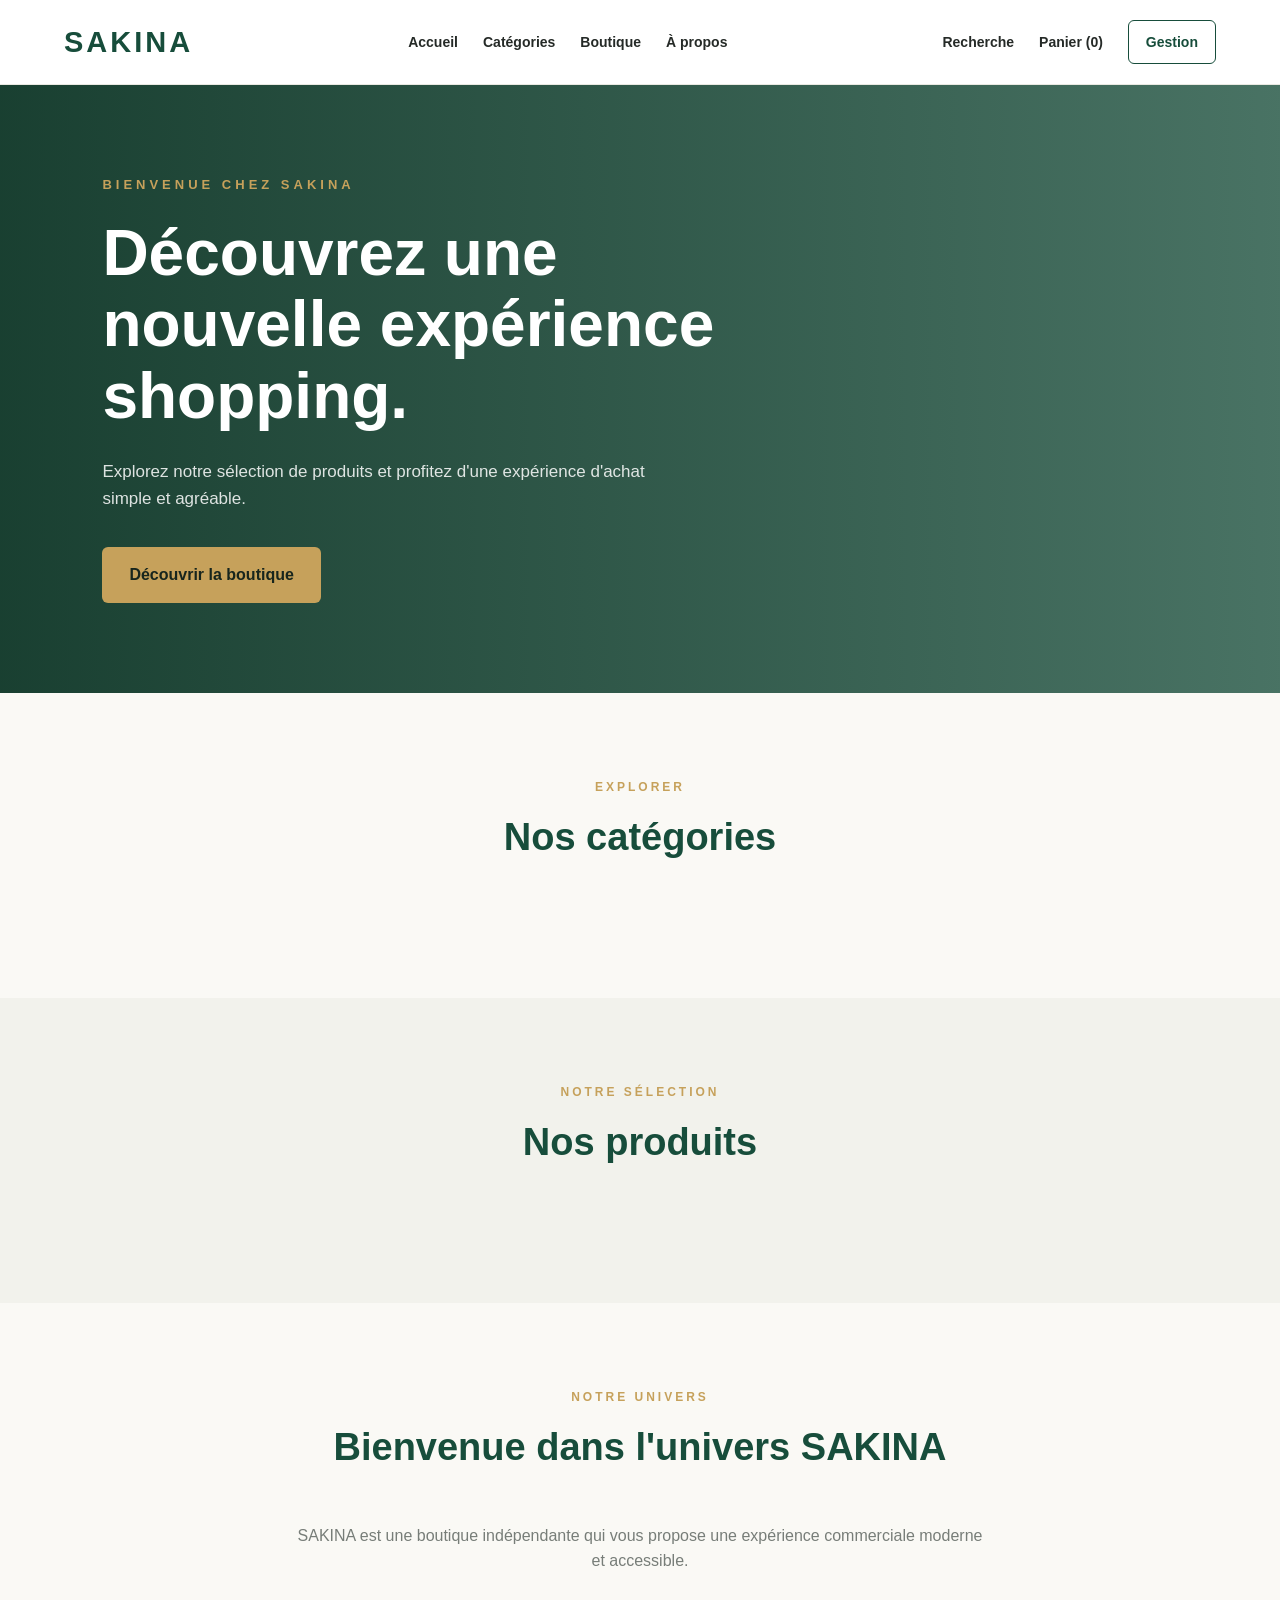
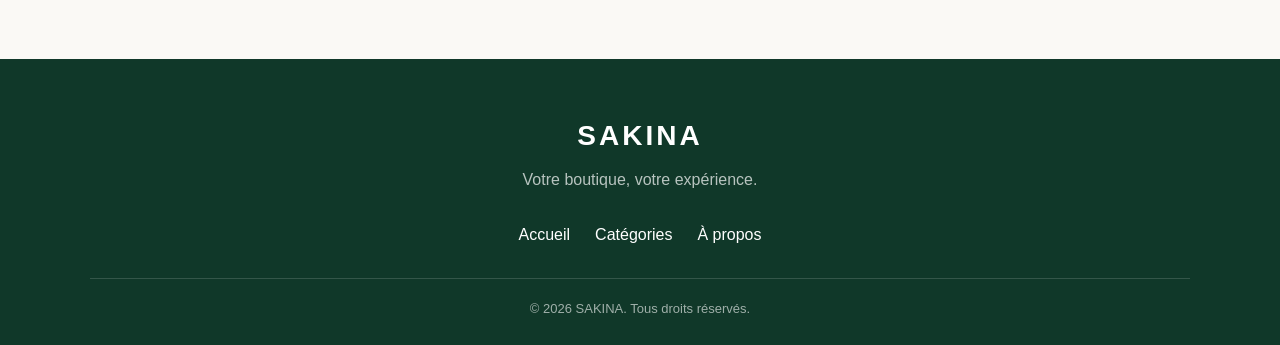
<file: index.html>
<!DOCTYPE html>
<html lang="fr">
<head>
    <meta charset="UTF-8">
    <meta name="viewport" content="width=device-width, initial-scale=1.0">
    <meta name="description" content="Bienvenue chez SAKINA, votre boutique en ligne.">
    <title>SAKINA | Boutique officielle</title>
    <link rel="stylesheet" href="css/style.css">
</head>

<body>

    <header class="site-header">
        <div class="logo">
            <a href="index.html">SAKINA</a>
        </div>

        <nav class="main-nav">
            <a href="#accueil">Accueil</a>
            <a href="#categories">Catégories</a>
            <a href="#produits">Boutique</a>
            <a href="#apropos">À propos</a>
        </nav>

        <div class="header-actions">
            <a href="#recherche">Recherche</a>
            <a href="#panier">Panier (0)</a>
            <a href="login.html">Gestion</a>
        </div>
    </header>

    <main>

        <section class="hero" id="accueil">
            <div class="hero-content">
                <p class="eyebrow">BIENVENUE CHEZ SAKINA</p>

                <h1>Découvrez une nouvelle expérience shopping.</h1>

                <p>
                    Explorez notre sélection de produits et profitez
                    d'une expérience d'achat simple et agréable.
                </p>

                <a href="#produits" class="btn-primary">
                    Découvrir la boutique
                </a>
            </div>
        </section>

        <section class="categories" id="categories">
            <div class="section-heading">
                <p>EXPLORER</p>
                <h2>Nos catégories</h2>
            </div>

            <div class="category-list" id="category-list">
                <!-- Les catégories seront ajoutées dynamiquement. -->
            </div>
        </section>

        <section class="products" id="produits">
            <div class="section-heading">
                <p>NOTRE SÉLECTION</p>
                <h2>Nos produits</h2>
            </div>

            <div class="product-grid" id="product-grid">
                <!-- Les produits seront ajoutés dynamiquement. -->
            </div>
        </section>

        <section class="about" id="apropos">
            <div class="section-heading">
                <p>NOTRE UNIVERS</p>
                <h2>Bienvenue dans l'univers SAKINA</h2>
            </div>

            <p>
                SAKINA est une boutique indépendante qui vous propose
                une expérience commerciale moderne et accessible.
            </p>
        </section>

    </main>

    <footer class="site-footer">
        <div class="footer-brand">
            <h2>SAKINA</h2>
            <p>Votre boutique, votre expérience.</p>
        </div>

        <div class="footer-links">
            <a href="#accueil">Accueil</a>
            <a href="#categories">Catégories</a>
            <a href="#apropos">À propos</a>
        </div>

        <p class="copyright">
            © 2026 SAKINA. Tous droits réservés.
        </p>
    </footer>

</body>
</html>
</file>
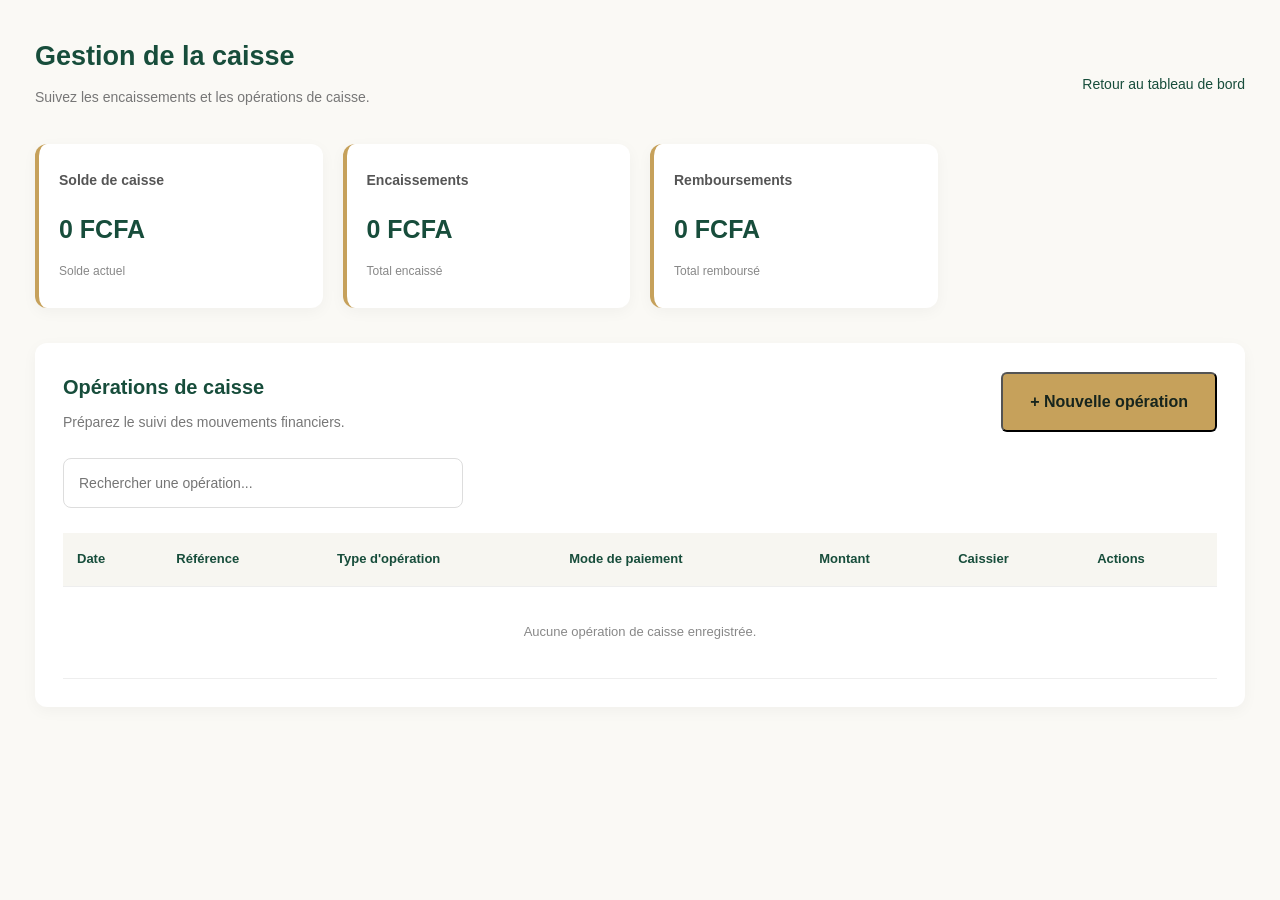
<file: pages/caisse/index.html>
<!DOCTYPE html>
<html lang="fr">
<head>
    <meta charset="UTF-8">
    <meta name="viewport" content="width=device-width, initial-scale=1.0">
    <meta name="description" content="Gestion de la caisse SAKINA">
    <title>Gestion de la caisse | SAKINA</title>
    <link rel="stylesheet" href="../../css/style.css">
</head>

<body>

    <main class="dashboard-main">

        <header class="dashboard-header">
            <div>
                <h2>Gestion de la caisse</h2>
                <p>Suivez les encaissements et les opérations de caisse.</p>
            </div>

            <a href="../../dashboard.html" class="back-home">
                Retour au tableau de bord
            </a>
        </header>

        <section class="dashboard-stats">

            <article class="stat-card">
                <h3>Solde de caisse</h3>
                <p class="stat-value">0 FCFA</p>
                <span>Solde actuel</span>
            </article>

            <article class="stat-card">
                <h3>Encaissements</h3>
                <p class="stat-value">0 FCFA</p>
                <span>Total encaissé</span>
            </article>

            <article class="stat-card">
                <h3>Remboursements</h3>
                <p class="stat-value">0 FCFA</p>
                <span>Total remboursé</span>
            </article>

        </section>

        <section class="dashboard-section">

            <div class="products-page-header">
                <div>
                    <h2>Opérations de caisse</h2>
                    <p>Préparez le suivi des mouvements financiers.</p>
                </div>

                <button type="button" class="btn-primary">
                    + Nouvelle opération
                </button>
            </div>

            <div class="products-search">
                <input
                    type="search"
                    id="cash-search"
                    placeholder="Rechercher une opération..."
                >
            </div>

            <div class="products-table-container">

                <table class="products-table">
                    <thead>
                        <tr>
                            <th>Date</th>
                            <th>Référence</th>
                            <th>Type d'opération</th>
                            <th>Mode de paiement</th>
                            <th>Montant</th>
                            <th>Caissier</th>
                            <th>Actions</th>
                        </tr>
                    </thead>

                    <tbody id="cash-list">
                        <tr>
                            <td colspan="7">
                                Aucune opération de caisse enregistrée.
                            </td>
                        </tr>
                    </tbody>
                </table>

            </div>

        </section>

    </main>

</body>
</html>
</file>
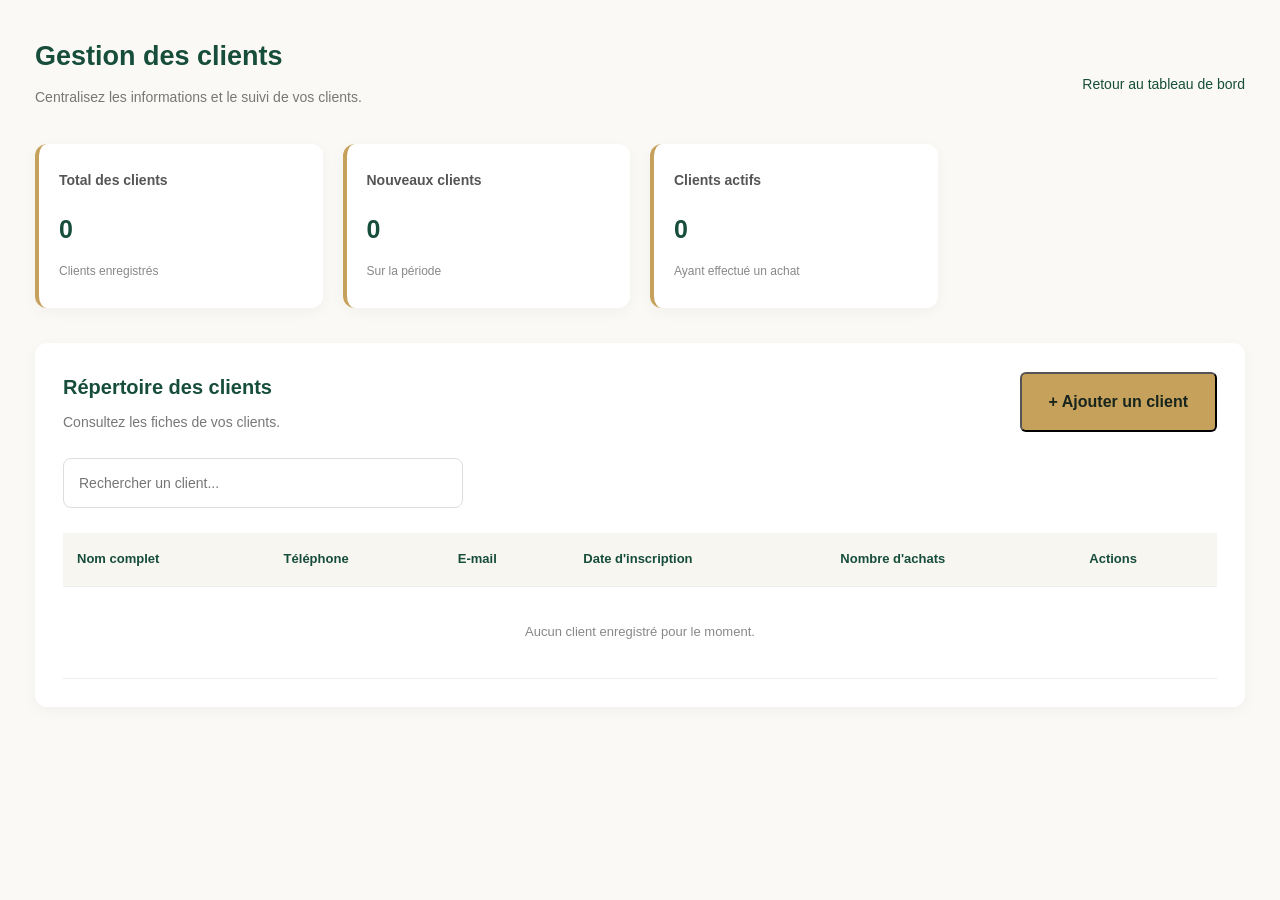
<file: pages/clients/index.html>
<!DOCTYPE html>
<html lang="fr">
<head>
    <meta charset="UTF-8">
    <meta name="viewport" content="width=device-width, initial-scale=1.0">
    <meta name="description" content="Gestion des clients SAKINA">
    <title>Gestion des clients | SAKINA</title>
    <link rel="stylesheet" href="../../css/style.css">
</head>

<body>

    <main class="dashboard-main">

        <header class="dashboard-header">
            <div>
                <h2>Gestion des clients</h2>
                <p>Centralisez les informations et le suivi de vos clients.</p>
            </div>

            <a href="../../dashboard.html" class="back-home">
                Retour au tableau de bord
            </a>
        </header>

        <section class="dashboard-stats">

            <article class="stat-card">
                <h3>Total des clients</h3>
                <p class="stat-value">0</p>
                <span>Clients enregistrés</span>
            </article>

            <article class="stat-card">
                <h3>Nouveaux clients</h3>
                <p class="stat-value">0</p>
                <span>Sur la période</span>
            </article>

            <article class="stat-card">
                <h3>Clients actifs</h3>
                <p class="stat-value">0</p>
                <span>Ayant effectué un achat</span>
            </article>

        </section>

        <section class="dashboard-section">

            <div class="products-page-header">
                <div>
                    <h2>Répertoire des clients</h2>
                    <p>Consultez les fiches de vos clients.</p>
                </div>

                <button type="button" class="btn-primary">
                    + Ajouter un client
                </button>
            </div>

            <div class="products-search">
                <input
                    type="search"
                    id="client-search"
                    placeholder="Rechercher un client..."
                >
            </div>

            <div class="products-table-container">

                <table class="products-table">
                    <thead>
                        <tr>
                            <th>Nom complet</th>
                            <th>Téléphone</th>
                            <th>E-mail</th>
                            <th>Date d'inscription</th>
                            <th>Nombre d'achats</th>
                            <th>Actions</th>
                        </tr>
                    </thead>

                    <tbody id="clients-list">
                        <tr>
                            <td colspan="6">
                                Aucun client enregistré pour le moment.
                            </td>
                        </tr>
                    </tbody>
                </table>

            </div>

        </section>

    </main>

</body>
</html>
</file>
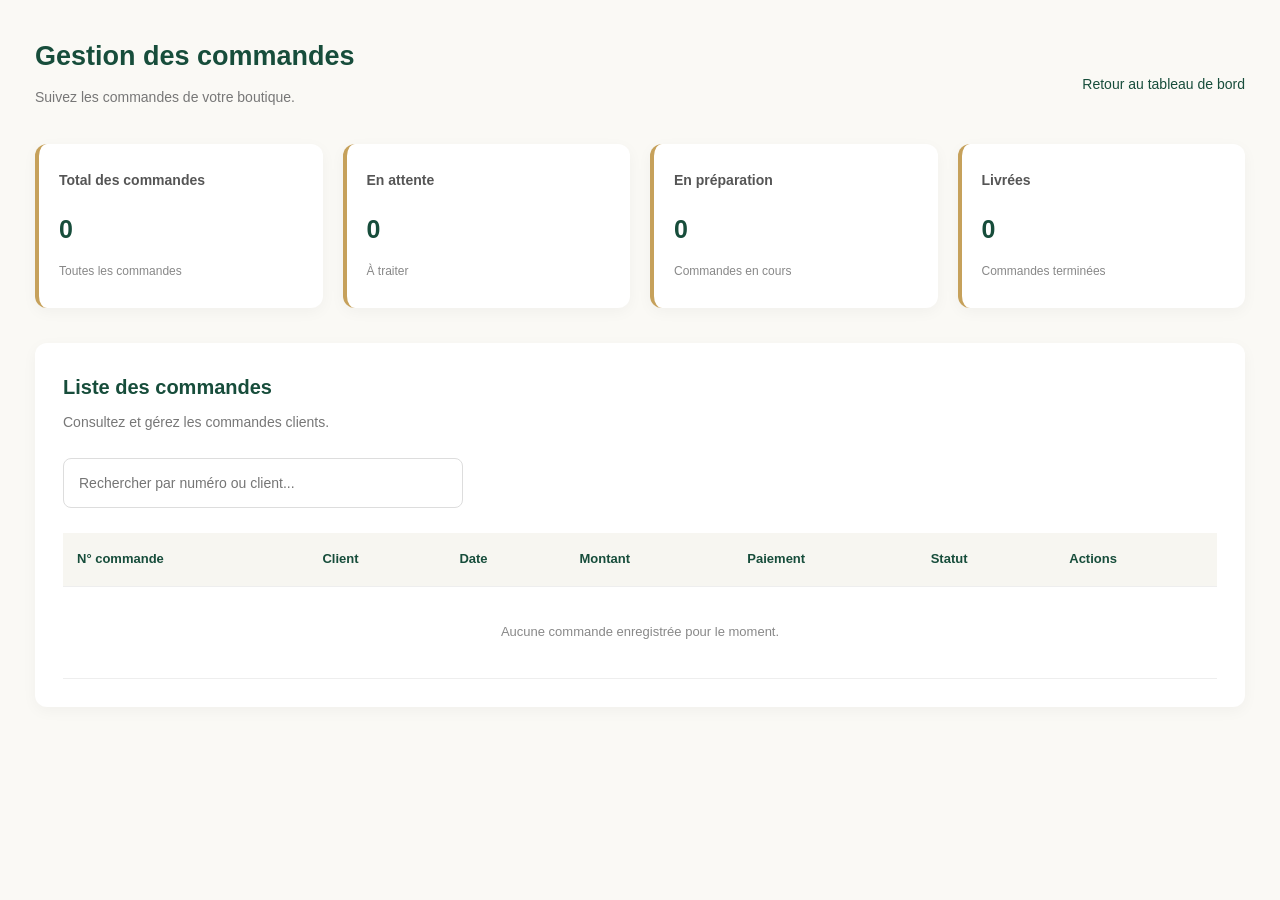
<file: pages/commandes/index.html>
<!DOCTYPE html>
<html lang="fr">
<head>
    <meta charset="UTF-8">
    <meta name="viewport" content="width=device-width, initial-scale=1.0">
    <meta name="description" content="Gestion des commandes SAKINA">
    <title>Gestion des commandes | SAKINA</title>
    <link rel="stylesheet" href="../../css/style.css">
</head>

<body>

    <main class="dashboard-main">

        <header class="dashboard-header">
            <div>
                <h2>Gestion des commandes</h2>
                <p>Suivez les commandes de votre boutique.</p>
            </div>

            <a href="../../dashboard.html" class="back-home">
                Retour au tableau de bord
            </a>
        </header>

        <section class="dashboard-stats">

            <article class="stat-card">
                <h3>Total des commandes</h3>
                <p class="stat-value">0</p>
                <span>Toutes les commandes</span>
            </article>

            <article class="stat-card">
                <h3>En attente</h3>
                <p class="stat-value">0</p>
                <span>À traiter</span>
            </article>

            <article class="stat-card">
                <h3>En préparation</h3>
                <p class="stat-value">0</p>
                <span>Commandes en cours</span>
            </article>

            <article class="stat-card">
                <h3>Livrées</h3>
                <p class="stat-value">0</p>
                <span>Commandes terminées</span>
            </article>

        </section>

        <section class="dashboard-section">

            <div class="products-page-header">
                <div>
                    <h2>Liste des commandes</h2>
                    <p>Consultez et gérez les commandes clients.</p>
                </div>
            </div>

            <div class="products-search">
                <input
                    type="search"
                    id="order-search"
                    placeholder="Rechercher par numéro ou client..."
                >
            </div>

            <div class="products-table-container">

                <table class="products-table">
                    <thead>
                        <tr>
                            <th>N° commande</th>
                            <th>Client</th>
                            <th>Date</th>
                            <th>Montant</th>
                            <th>Paiement</th>
                            <th>Statut</th>
                            <th>Actions</th>
                        </tr>
                    </thead>

                    <tbody id="orders-list">
                        <tr>
                            <td colspan="7">
                                Aucune commande enregistrée pour le moment.
                            </td>
                        </tr>
                    </tbody>
                </table>

            </div>

        </section>

    </main>

</body>
</html>
</file>
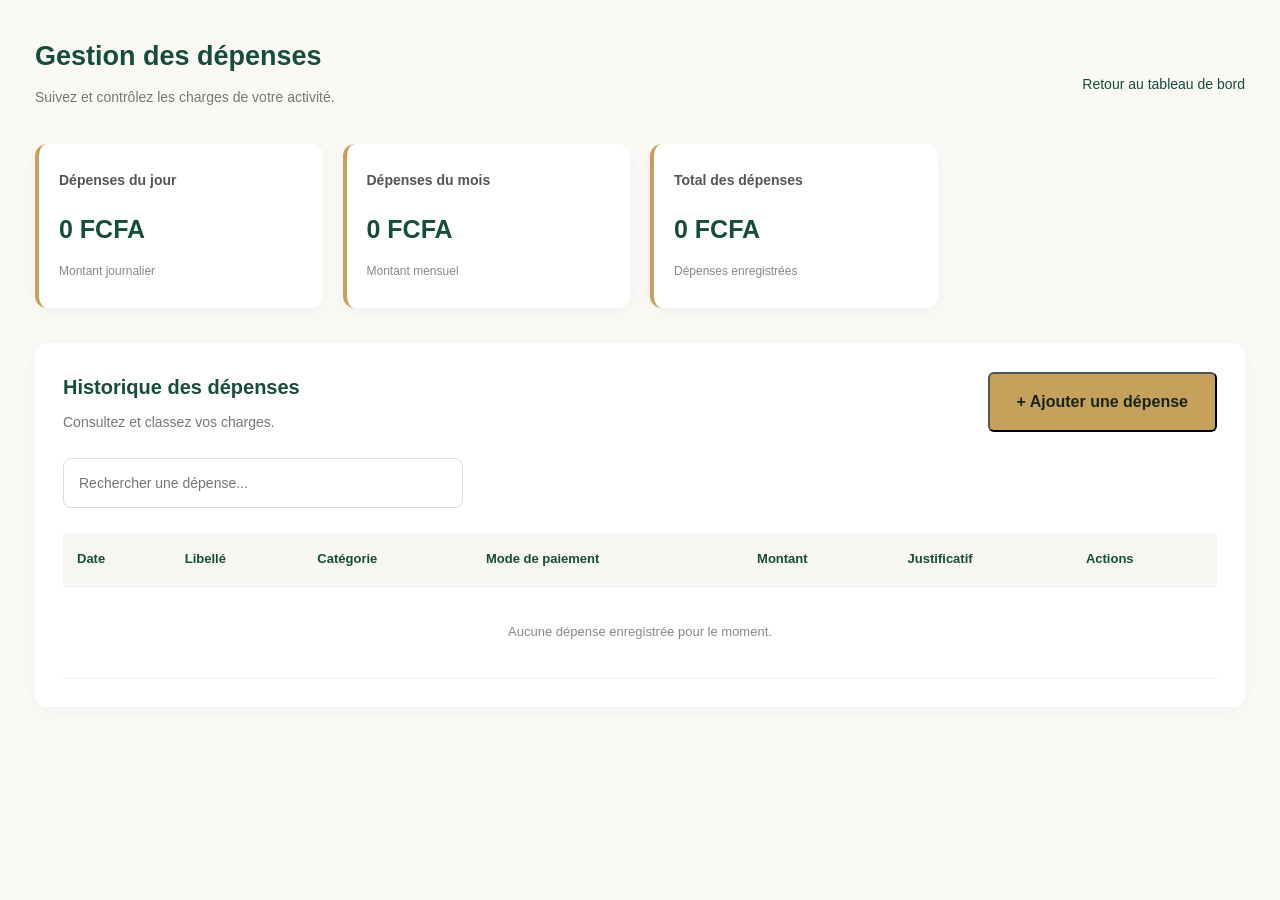
<file: pages/depenses/index.html>
<!DOCTYPE html>
<html lang="fr">
<head>
    <meta charset="UTF-8">
    <meta name="viewport" content="width=device-width, initial-scale=1.0">
    <meta name="description" content="Gestion des dépenses SAKINA">
    <title>Gestion des dépenses | SAKINA</title>
    <link rel="stylesheet" href="../../css/style.css">
</head>

<body>

    <main class="dashboard-main">

        <header class="dashboard-header">
            <div>
                <h2>Gestion des dépenses</h2>
                <p>Suivez et contrôlez les charges de votre activité.</p>
            </div>

            <a href="../../dashboard.html" class="back-home">
                Retour au tableau de bord
            </a>
        </header>

        <section class="dashboard-stats">

            <article class="stat-card">
                <h3>Dépenses du jour</h3>
                <p class="stat-value">0 FCFA</p>
                <span>Montant journalier</span>
            </article>

            <article class="stat-card">
                <h3>Dépenses du mois</h3>
                <p class="stat-value">0 FCFA</p>
                <span>Montant mensuel</span>
            </article>

            <article class="stat-card">
                <h3>Total des dépenses</h3>
                <p class="stat-value">0 FCFA</p>
                <span>Dépenses enregistrées</span>
            </article>

        </section>

        <section class="dashboard-section">

            <div class="products-page-header">
                <div>
                    <h2>Historique des dépenses</h2>
                    <p>Consultez et classez vos charges.</p>
                </div>

                <button type="button" class="btn-primary">
                    + Ajouter une dépense
                </button>
            </div>

            <div class="products-search">
                <input
                    type="search"
                    id="expense-search"
                    placeholder="Rechercher une dépense..."
                >
            </div>

            <div class="products-table-container">

                <table class="products-table">
                    <thead>
                        <tr>
                            <th>Date</th>
                            <th>Libellé</th>
                            <th>Catégorie</th>
                            <th>Mode de paiement</th>
                            <th>Montant</th>
                            <th>Justificatif</th>
                            <th>Actions</th>
                        </tr>
                    </thead>

                    <tbody id="expenses-list">
                        <tr>
                            <td colspan="7">
                                Aucune dépense enregistrée pour le moment.
                            </td>
                        </tr>
                    </tbody>
                </table>

            </div>

        </section>

    </main>

</body>
</html>
</file>
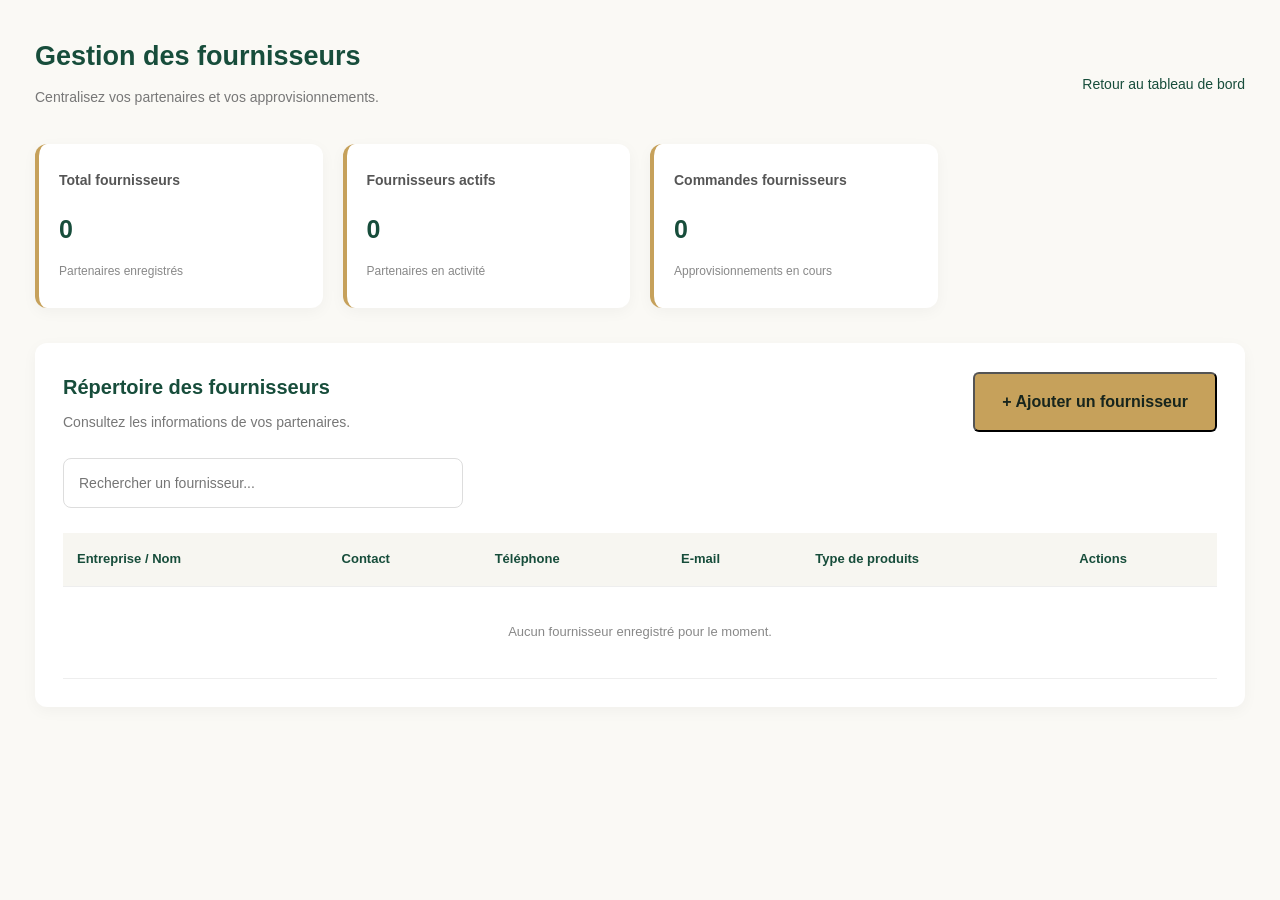
<file: pages/fournisseurs/index.html>
<!DOCTYPE html>
<html lang="fr">
<head>
    <meta charset="UTF-8">
    <meta name="viewport" content="width=device-width, initial-scale=1.0">
    <meta name="description" content="Gestion des fournisseurs SAKINA">
    <title>Gestion des fournisseurs | SAKINA</title>
    <link rel="stylesheet" href="../../css/style.css">
</head>

<body>

    <main class="dashboard-main">

        <header class="dashboard-header">
            <div>
                <h2>Gestion des fournisseurs</h2>
                <p>Centralisez vos partenaires et vos approvisionnements.</p>
            </div>

            <a href="../../dashboard.html" class="back-home">
                Retour au tableau de bord
            </a>
        </header>

        <section class="dashboard-stats">

            <article class="stat-card">
                <h3>Total fournisseurs</h3>
                <p class="stat-value">0</p>
                <span>Partenaires enregistrés</span>
            </article>

            <article class="stat-card">
                <h3>Fournisseurs actifs</h3>
                <p class="stat-value">0</p>
                <span>Partenaires en activité</span>
            </article>

            <article class="stat-card">
                <h3>Commandes fournisseurs</h3>
                <p class="stat-value">0</p>
                <span>Approvisionnements en cours</span>
            </article>

        </section>

        <section class="dashboard-section">

            <div class="products-page-header">
                <div>
                    <h2>Répertoire des fournisseurs</h2>
                    <p>Consultez les informations de vos partenaires.</p>
                </div>

                <button type="button" class="btn-primary">
                    + Ajouter un fournisseur
                </button>
            </div>

            <div class="products-search">
                <input
                    type="search"
                    id="supplier-search"
                    placeholder="Rechercher un fournisseur..."
                >
            </div>

            <div class="products-table-container">

                <table class="products-table">
                    <thead>
                        <tr>
                            <th>Entreprise / Nom</th>
                            <th>Contact</th>
                            <th>Téléphone</th>
                            <th>E-mail</th>
                            <th>Type de produits</th>
                            <th>Actions</th>
                        </tr>
                    </thead>

                    <tbody id="suppliers-list">
                        <tr>
                            <td colspan="6">
                                Aucun fournisseur enregistré pour le moment.
                            </td>
                        </tr>
                    </tbody>
                </table>

            </div>

        </section>

    </main>

</body>
</html>
</file>
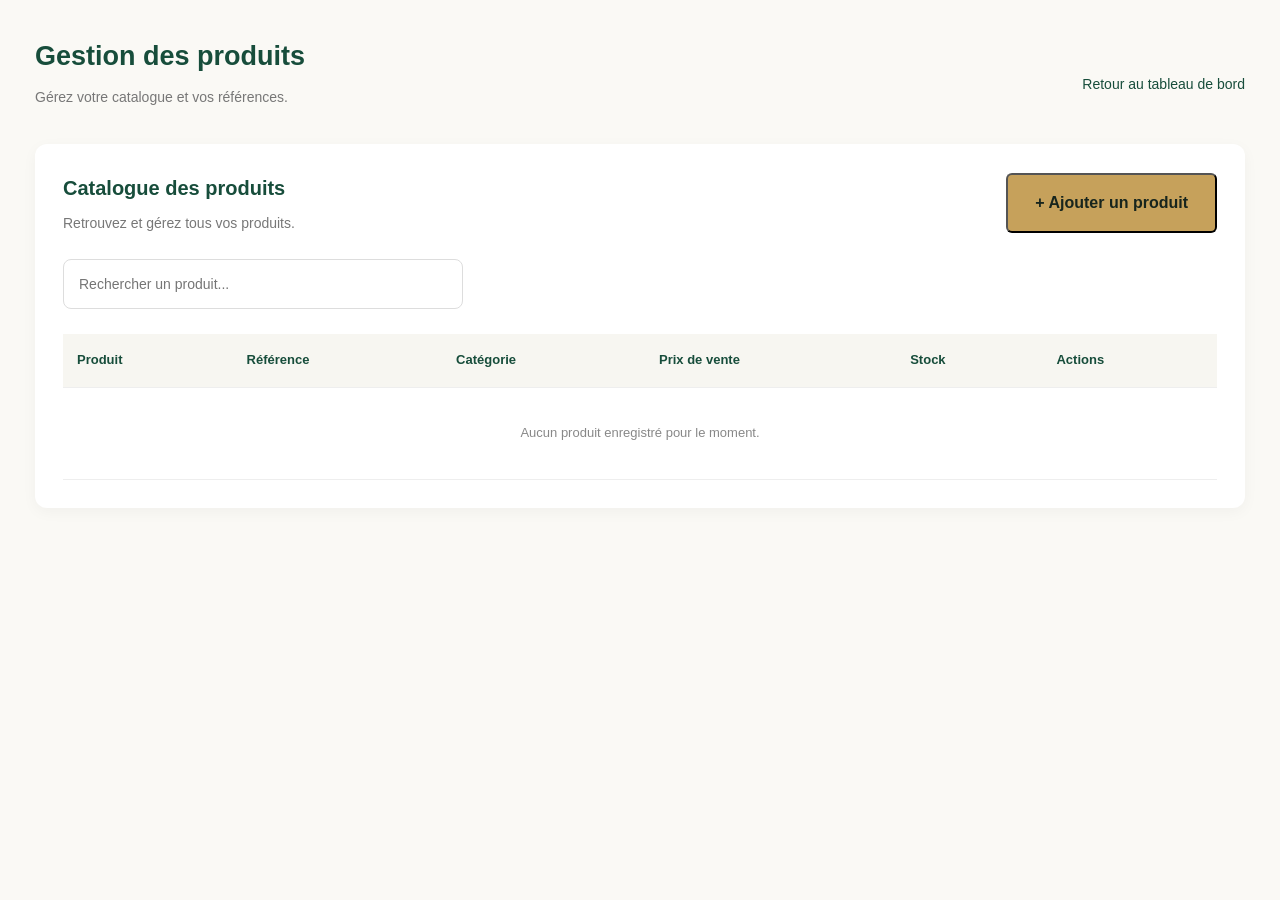
<file: pages/produits/index.html>
<!DOCTYPE html>
<html lang="fr">
<head>
    <meta charset="UTF-8">
    <meta name="viewport" content="width=device-width, initial-scale=1.0">
    <meta name="description" content="Gestion des produits SAKINA">
    <title>Gestion des produits | SAKINA</title>

    <link rel="stylesheet" href="../../css/style.css">
</head>

<body>

    <main class="dashboard-main">

        <header class="dashboard-header">
            <div>
                <h2>Gestion des produits</h2>
                <p>Gérez votre catalogue et vos références.</p>
            </div>

            <a href="../../dashboard.html" class="back-home">
                Retour au tableau de bord
            </a>
        </header>

        <section class="dashboard-section">

            <div class="products-page-header">
                <div>
                    <h2>Catalogue des produits</h2>
                    <p>Retrouvez et gérez tous vos produits.</p>
                </div>

                <button type="button" class="btn-primary">
                    + Ajouter un produit
                </button>
            </div>

            <div class="products-search">
                <input
                    type="search"
                    id="product-search"
                    placeholder="Rechercher un produit..."
                >
            </div>

            <div class="products-table-container">

                <table class="products-table">
                    <thead>
                        <tr>
                            <th>Produit</th>
                            <th>Référence</th>
                            <th>Catégorie</th>
                            <th>Prix de vente</th>
                            <th>Stock</th>
                            <th>Actions</th>
                        </tr>
                    </thead>

                    <tbody id="products-list">
                        <tr>
                            <td colspan="6">
                                Aucun produit enregistré pour le moment.
                            </td>
                        </tr>
                    </tbody>

                </table>

            </div>

        </section>

    </main>

</body>
</html>
</file>
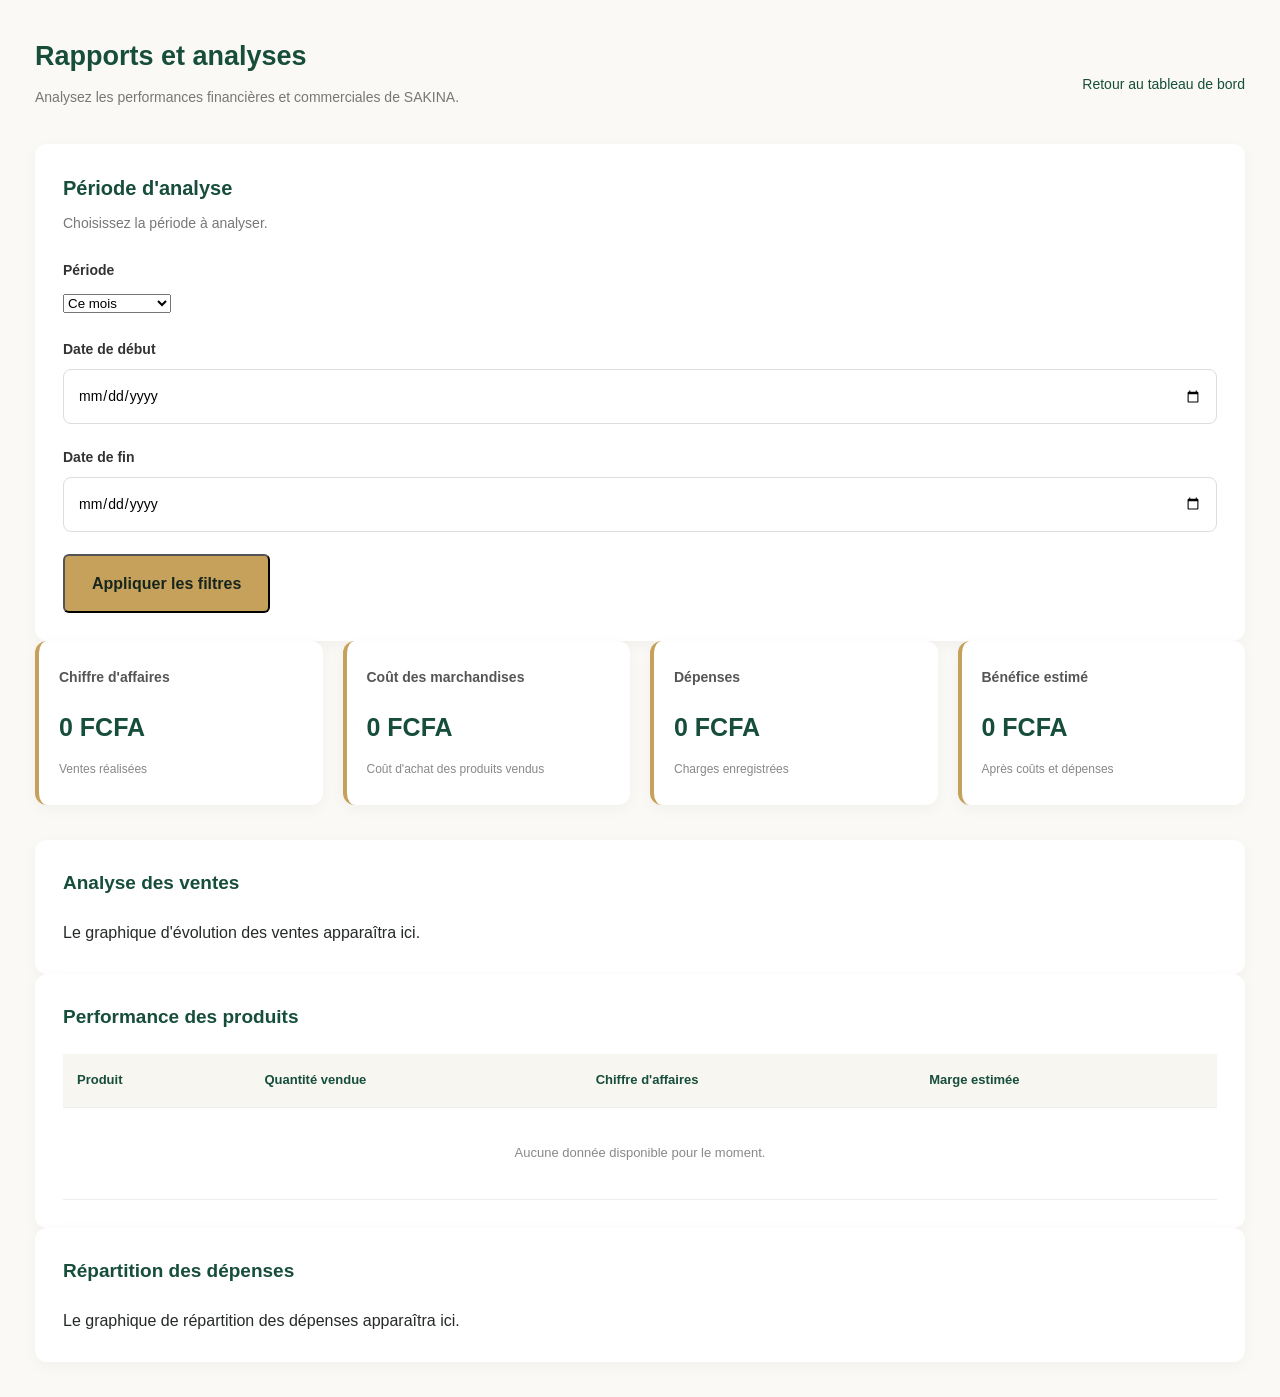
<file: pages/rapports/index.html>
<!DOCTYPE html>
<html lang="fr">
<head>
    <meta charset="UTF-8">
    <meta name="viewport" content="width=device-width, initial-scale=1.0">
    <meta name="description" content="Rapports et analyses de SAKINA">
    <title>Rapports et analyses | SAKINA</title>
    <link rel="stylesheet" href="../../css/style.css">
</head>

<body>

    <main class="dashboard-main">

        <header class="dashboard-header">
            <div>
                <h2>Rapports et analyses</h2>
                <p>Analysez les performances financières et commerciales de SAKINA.</p>
            </div>

            <a href="../../dashboard.html" class="back-home">
                Retour au tableau de bord
            </a>
        </header>

        <!-- FILTRES DES RAPPORTS -->

        <section class="dashboard-section">

            <div class="products-page-header">
                <div>
                    <h2>Période d'analyse</h2>
                    <p>Choisissez la période à analyser.</p>
                </div>
            </div>

            <div class="report-filters">

                <div class="form-group">
                    <label for="report-period">Période</label>
                    <select id="report-period">
                        <option value="day">Aujourd'hui</option>
                        <option value="week">Cette semaine</option>
                        <option value="month" selected>Ce mois</option>
                        <option value="year">Cette année</option>
                        <option value="custom">Personnalisée</option>
                    </select>
                </div>

                <div class="form-group">
                    <label for="report-start">Date de début</label>
                    <input type="date" id="report-start">
                </div>

                <div class="form-group">
                    <label for="report-end">Date de fin</label>
                    <input type="date" id="report-end">
                </div>

                <button type="button" class="btn-primary">
                    Appliquer les filtres
                </button>

            </div>

        </section>

        <!-- INDICATEURS FINANCIERS -->

        <section class="dashboard-stats report-stats">

            <article class="stat-card">
                <h3>Chiffre d'affaires</h3>
                <p class="stat-value">0 FCFA</p>
                <span>Ventes réalisées</span>
            </article>

            <article class="stat-card">
                <h3>Coût des marchandises</h3>
                <p class="stat-value">0 FCFA</p>
                <span>Coût d'achat des produits vendus</span>
            </article>

            <article class="stat-card">
                <h3>Dépenses</h3>
                <p class="stat-value">0 FCFA</p>
                <span>Charges enregistrées</span>
            </article>

            <article class="stat-card">
                <h3>Bénéfice estimé</h3>
                <p class="stat-value">0 FCFA</p>
                <span>Après coûts et dépenses</span>
            </article>

        </section>

        <!-- ANALYSE DES VENTES -->

        <section class="dashboard-section report-section">

            <h2>Analyse des ventes</h2>

            <div class="report-placeholder">
                <p>Le graphique d'évolution des ventes apparaîtra ici.</p>
            </div>

        </section>

        <!-- ANALYSE DES PRODUITS -->

        <section class="dashboard-section report-section">

            <h2>Performance des produits</h2>

            <div class="products-table-container">

                <table class="products-table">
                    <thead>
                        <tr>
                            <th>Produit</th>
                            <th>Quantité vendue</th>
                            <th>Chiffre d'affaires</th>
                            <th>Marge estimée</th>
                        </tr>
                    </thead>

                    <tbody id="product-performance">
                        <tr>
                            <td colspan="4">
                                Aucune donnée disponible pour le moment.
                            </td>
                        </tr>
                    </tbody>
                </table>

            </div>

        </section>

        <!-- REPARTITION DES DEPENSES -->

        <section class="dashboard-section report-section">

            <h2>Répartition des dépenses</h2>

            <div class="report-placeholder">
                <p>Le graphique de répartition des dépenses apparaîtra ici.</p>
            </div>

        </section>

    </main>

</body>
</html>
</file>
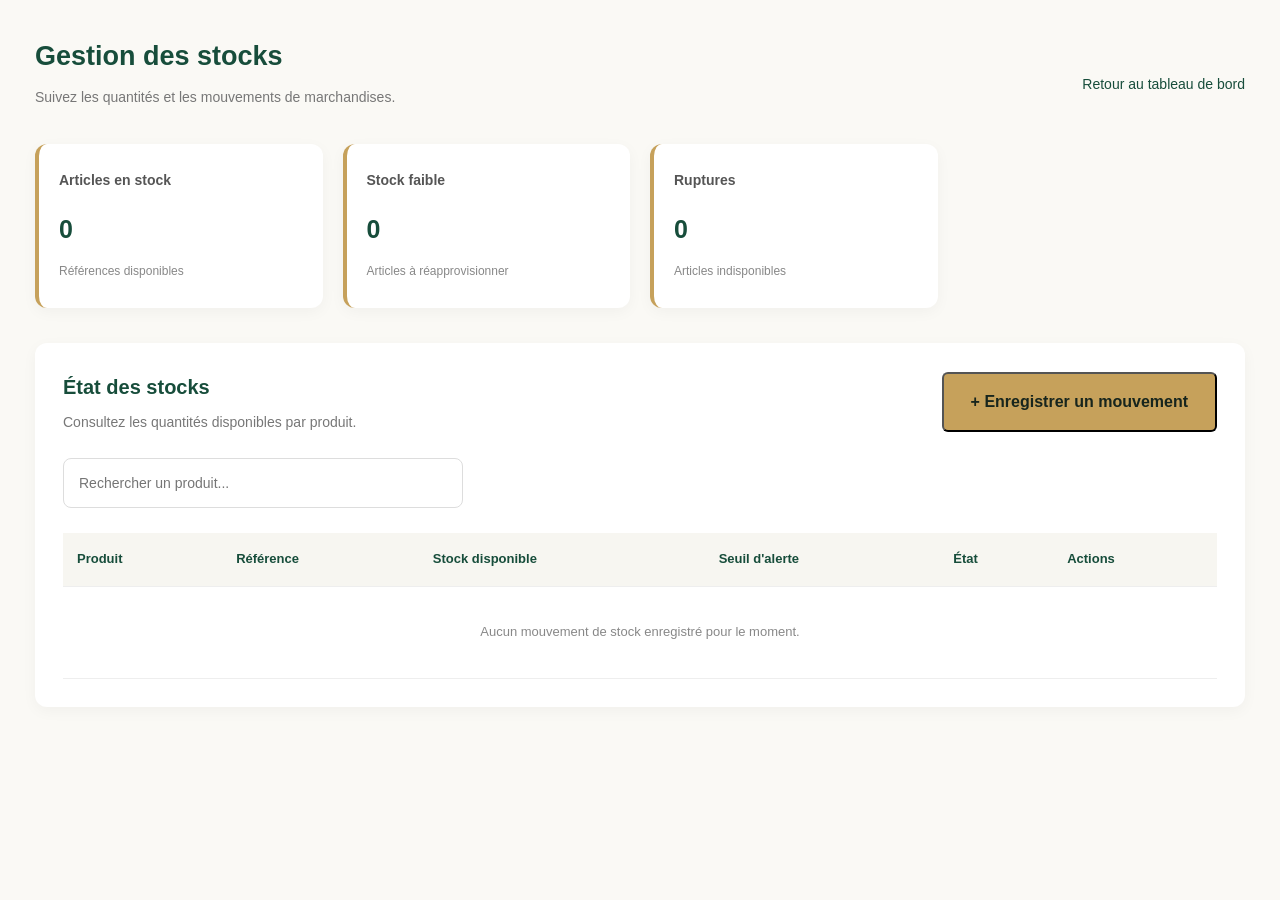
<file: pages/stocks/index.html>
<!DOCTYPE html>
<html lang="fr">
<head>
    <meta charset="UTF-8">
    <meta name="viewport" content="width=device-width, initial-scale=1.0">
    <meta name="description" content="Gestion des stocks SAKINA">
    <title>Gestion des stocks | SAKINA</title>
    <link rel="stylesheet" href="../../css/style.css">
</head>

<body>

    <main class="dashboard-main">

        <header class="dashboard-header">
            <div>
                <h2>Gestion des stocks</h2>
                <p>Suivez les quantités et les mouvements de marchandises.</p>
            </div>

            <a href="../../dashboard.html" class="back-home">
                Retour au tableau de bord
            </a>
        </header>

        <section class="dashboard-stats">

            <article class="stat-card">
                <h3>Articles en stock</h3>
                <p class="stat-value">0</p>
                <span>Références disponibles</span>
            </article>

            <article class="stat-card">
                <h3>Stock faible</h3>
                <p class="stat-value">0</p>
                <span>Articles à réapprovisionner</span>
            </article>

            <article class="stat-card">
                <h3>Ruptures</h3>
                <p class="stat-value">0</p>
                <span>Articles indisponibles</span>
            </article>

        </section>

        <section class="dashboard-section">

            <div class="products-page-header">
                <div>
                    <h2>État des stocks</h2>
                    <p>Consultez les quantités disponibles par produit.</p>
                </div>

                <button type="button" class="btn-primary">
                    + Enregistrer un mouvement
                </button>
            </div>

            <div class="products-search">
                <input
                    type="search"
                    id="stock-search"
                    placeholder="Rechercher un produit..."
                >
            </div>

            <div class="products-table-container">

                <table class="products-table">
                    <thead>
                        <tr>
                            <th>Produit</th>
                            <th>Référence</th>
                            <th>Stock disponible</th>
                            <th>Seuil d'alerte</th>
                            <th>État</th>
                            <th>Actions</th>
                        </tr>
                    </thead>

                    <tbody id="stock-list">
                        <tr>
                            <td colspan="6">
                                Aucun mouvement de stock enregistré pour le moment.
                            </td>
                        </tr>
                    </tbody>
                </table>

            </div>

        </section>

    </main>

</body>
</html>
</file>
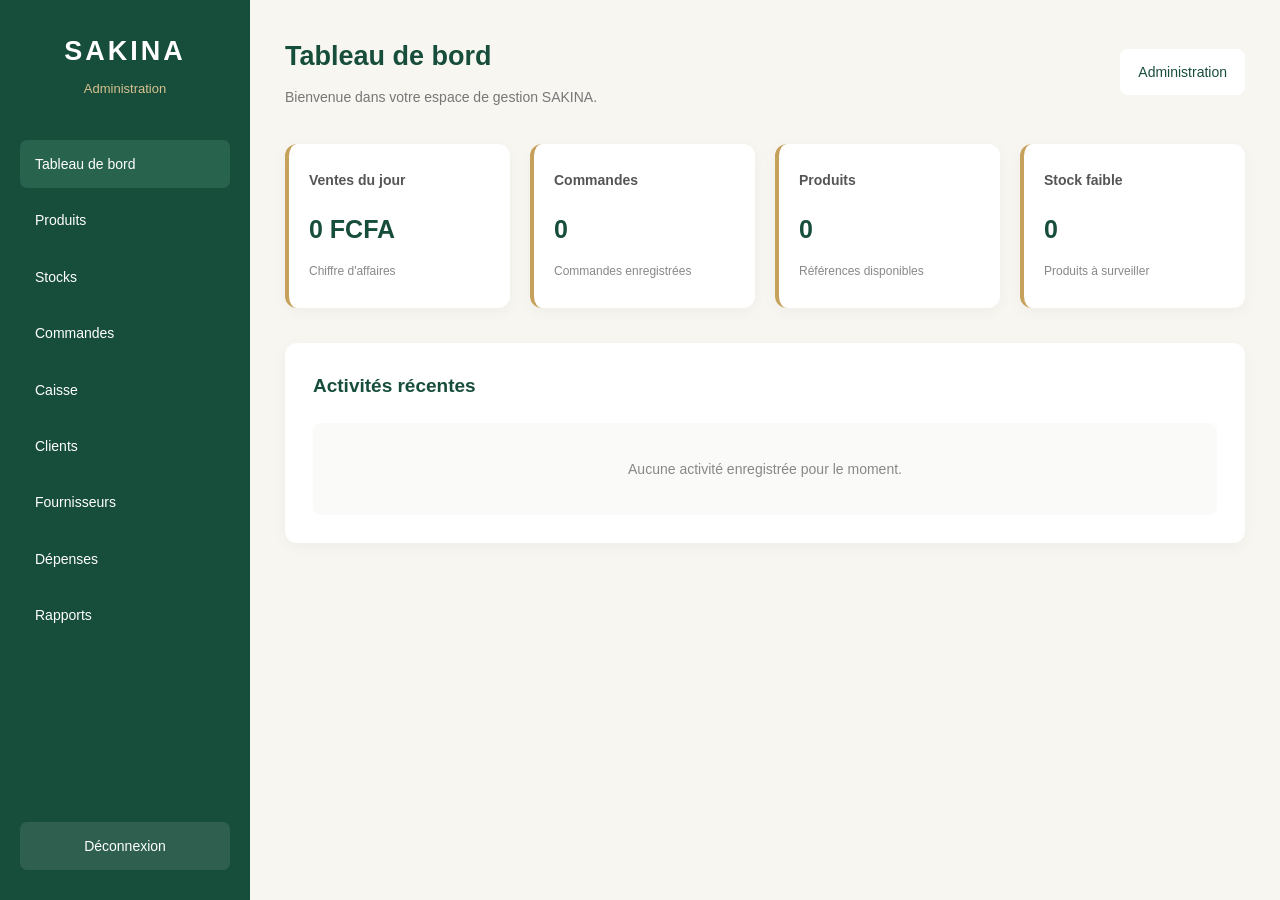
<file: dashboard.html>
<!DOCTYPE html>
<html lang="fr">
<head>
    <meta charset="UTF-8">
    <meta name="viewport" content="width=device-width, initial-scale=1.0">
    <meta name="description" content="Tableau de bord de gestion SAKINA">
    <title>Tableau de bord | SAKINA</title>
    <link rel="stylesheet" href="css/style.css">
</head>

<body>

    <div class="dashboard-layout">

        <!-- BARRE LATERALE -->
        <aside class="dashboard-sidebar">

            <div class="dashboard-logo">
                <h1>SAKINA</h1>
                <p>Administration</p>
            </div>

            <nav class="dashboard-nav">
                <a href="dashboard.html" class="active">Tableau de bord</a>
                <a href="pages/produits/index.html">Produits</a>
                <a href="pages/stocks/index.html">Stocks</a>
                <a href="pages/commandes/index.html">Commandes</a>
                <a href="pages/caisse/index.html">Caisse</a>
                <a href="pages/clients/index.html">Clients</a>
                <a href="pages/fournisseurs/index.html">Fournisseurs</a>
                <a href="pages/depenses/index.html">Dépenses</a>
                <a href="pages/rapports/index.html">Rapports</a>
            </nav>

            <a href="login.html" class="dashboard-logout">
                Déconnexion
            </a>

        </aside>

        <!-- CONTENU PRINCIPAL -->
        <main class="dashboard-main">

            <header class="dashboard-header">
                <div>
                    <h2>Tableau de bord</h2>
                    <p>Bienvenue dans votre espace de gestion SAKINA.</p>
                </div>

                <div class="dashboard-user">
                    <span>Administration</span>
                </div>
            </header>

            <!-- INDICATEURS -->
            <section class="dashboard-stats">

                <article class="stat-card">
                    <h3>Ventes du jour</h3>
                    <p class="stat-value">0 FCFA</p>
                    <span>Chiffre d'affaires</span>
                </article>

                <article class="stat-card">
                    <h3>Commandes</h3>
                    <p class="stat-value">0</p>
                    <span>Commandes enregistrées</span>
                </article>

                <article class="stat-card">
                    <h3>Produits</h3>
                    <p class="stat-value">0</p>
                    <span>Références disponibles</span>
                </article>

                <article class="stat-card">
                    <h3>Stock faible</h3>
                    <p class="stat-value">0</p>
                    <span>Produits à surveiller</span>
                </article>

            </section>

            <!-- ACTIVITES RECENTES -->
            <section class="dashboard-section">
                <h2>Activités récentes</h2>

                <div class="dashboard-empty">
                    <p>Aucune activité enregistrée pour le moment.</p>
                </div>
            </section>

        </main>

    </div>

</body>
</html>
</file>
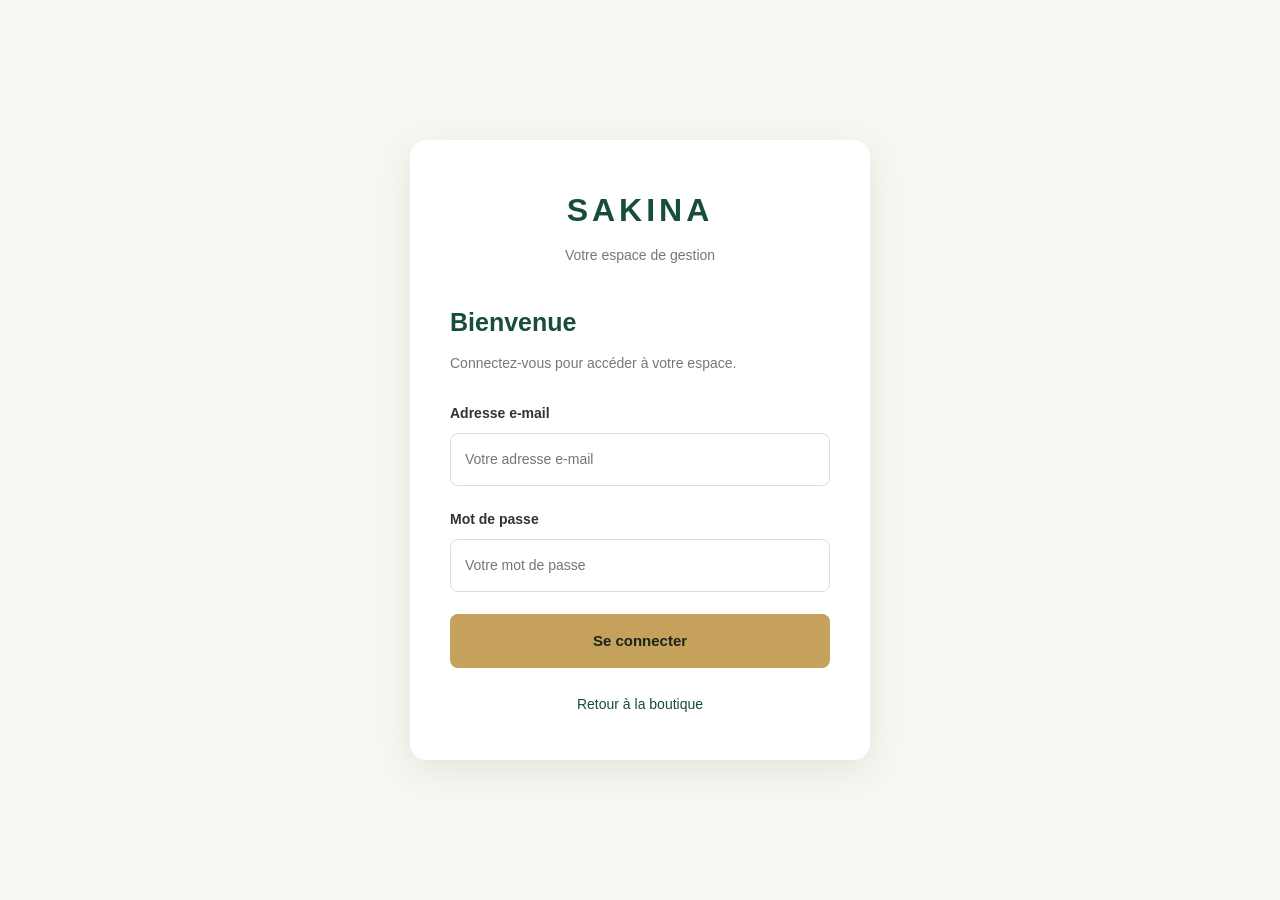
<file: login.html>
<!DOCTYPE html>
<html lang="fr">
<head>
    <meta charset="UTF-8">
    <meta name="viewport" content="width=device-width, initial-scale=1.0">
    <meta name="description" content="Connexion à l'espace de gestion SAKINA">
    <title>Connexion | SAKINA</title>
    <link rel="stylesheet" href="css/style.css">
</head>

<body>

    <main class="login-page">

        <section class="login-container">

            <div class="login-brand">
                <h1>SAKINA</h1>
                <p>Votre espace de gestion</p>
            </div>

            <div class="login-content">
                <h2>Bienvenue</h2>
                <p>Connectez-vous pour accéder à votre espace.</p>

                <form id="login-form">

                    <div class="form-group">
                        <label for="email">Adresse e-mail</label>
                        <input
                            type="email"
                            id="email"
                            name="email"
                            placeholder="Votre adresse e-mail"
                            required
                        >
                    </div>

                    <div class="form-group">
                        <label for="password">Mot de passe</label>
                        <input
                            type="password"
                            id="password"
                            name="password"
                            placeholder="Votre mot de passe"
                            required
                        >
                    </div>

                    <button type="submit" class="btn-primary">
                        Se connecter
                    </button>

                </form>

                <a href="index.html" class="back-home">
                    Retour à la boutique
                </a>
            </div>

        </section>

    </main>

</body>
</html>
</file>
<file: css/style.css>
/* =========================================
   SAKINA — IDENTITE VISUELLE
   Version 1.0
========================================= */

:root {
    --primary: #174d3b;
    --primary-dark: #103829;
    --secondary: #c6a15b;
    --background: #faf9f5;
    --surface: #ffffff;
    --text: #252a27;
    --muted: #777d78;
    --border: #e9e9e2;

    --font-main: Arial, Helvetica, sans-serif;

    --container: 1200px;
    --radius: 12px;
    --shadow: 0 8px 28px rgba(20, 40, 30, 0.07);
}

/* RESET */

* {
    margin: 0;
    padding: 0;
    box-sizing: border-box;
}

html {
    scroll-behavior: smooth;
}

body {
    font-family: var(--font-main);
    background: var(--background);
    color: var(--text);
    line-height: 1.6;
}

a {
    color: inherit;
    text-decoration: none;
}

button,
input {
    font: inherit;
}

img {
    max-width: 100%;
    display: block;
}

/* HEADER */

.site-header {
    min-height: 85px;
    padding: 18px 5%;
    display: flex;
    align-items: center;
    justify-content: space-between;
    gap: 30px;
    background: var(--surface);
    border-bottom: 1px solid var(--border);
    position: sticky;
    top: 0;
    z-index: 100;
}

.logo a {
    font-size: 29px;
    font-weight: 800;
    letter-spacing: 3px;
    color: var(--primary);
}

.main-nav,
.header-actions {
    display: flex;
    align-items: center;
    gap: 25px;
}

.main-nav a,
.header-actions a {
    font-size: 14px;
    font-weight: 600;
    transition: color 0.2s ease;
}

.main-nav a:hover,
.header-actions a:hover {
    color: var(--secondary);
}

.header-actions a:last-child {
    padding: 10px 17px;
    border: 1px solid var(--primary);
    border-radius: 6px;
    color: var(--primary);
}

/* HERO */

.hero {
    min-height: 540px;
    padding: 90px 8%;
    display: flex;
    align-items: center;
    background:
        linear-gradient(
            90deg,
            rgba(16, 56, 41, 0.96),
            rgba(23, 77, 59, 0.78)
        );
    color: white;
}

.hero-content {
    max-width: 700px;
}

.eyebrow {
    color: var(--secondary);
    font-size: 13px;
    font-weight: 700;
    letter-spacing: 4px;
    margin-bottom: 22px;
}

.hero h1 {
    font-size: clamp(38px, 5vw, 65px);
    line-height: 1.12;
    margin-bottom: 25px;
    font-weight: 700;
}

.hero-content > p:not(.eyebrow) {
    max-width: 550px;
    color: rgba(255, 255, 255, 0.85);
    font-size: 17px;
    margin-bottom: 35px;
}

.btn-primary {
    display: inline-block;
    background: var(--secondary);
    color: #17251d;
    padding: 15px 27px;
    border-radius: 6px;
    font-weight: 700;
    transition: 0.2s ease;
}

.btn-primary:hover {
    background: #dfbd7a;
    transform: translateY(-2px);
}

/* SECTIONS */

.categories,
.products,
.about {
    max-width: var(--container);
    margin: auto;
    padding: 85px 30px;
}

.section-heading {
    text-align: center;
    margin-bottom: 45px;
}

.section-heading p {
    color: var(--secondary);
    font-size: 12px;
    font-weight: 700;
    letter-spacing: 3px;
    margin-bottom: 10px;
}

.section-heading h2 {
    font-size: clamp(27px, 4vw, 38px);
    color: var(--primary);
}

/* CATEGORIES */

.category-list {
    display: grid;
    grid-template-columns: repeat(4, 1fr);
    gap: 20px;
}

.category-card {
    min-height: 150px;
    background: var(--surface);
    border: 1px solid var(--border);
    border-radius: var(--radius);
    display: flex;
    align-items: center;
    justify-content: center;
    text-align: center;
    padding: 25px;
    font-weight: 700;
    transition: 0.25s ease;
}

.category-card:hover {
    border-color: var(--secondary);
    box-shadow: var(--shadow);
    transform: translateY(-4px);
}

/* PRODUCTS */

.products {
    max-width: none;
    background: #f2f2ec;
}

.products > .section-heading,
.product-grid {
    max-width: var(--container);
    margin-left: auto;
    margin-right: auto;
}

.product-grid {
    display: grid;
    grid-template-columns: repeat(4, 1fr);
    gap: 24px;
}

.product-card {
    background: var(--surface);
    border-radius: var(--radius);
    overflow: hidden;
    border: 1px solid var(--border);
    transition: 0.25s ease;
}

.product-card:hover {
    transform: translateY(-5px);
    box-shadow: var(--shadow);
}

.product-card img {
    width: 100%;
    height: 260px;
    object-fit: cover;
    background: #e9e9e2;
}

.product-info {
    padding: 18px;
}

.product-info h3 {
    color: var(--text);
    font-size: 17px;
    margin-bottom: 8px;
}

.product-info p {
    color: var(--muted);
    font-size: 14px;
}

.product-price {
    display: block;
    margin-top: 12px;
    color: var(--primary);
    font-size: 18px;
    font-weight: 800;
}

/* ABOUT */

.about {
    text-align: center;
}

.about > p {
    max-width: 700px;
    margin: auto;
    color: var(--muted);
    font-size: 16px;
}

/* FOOTER */

.site-footer {
    background: var(--primary-dark);
    color: white;
    padding: 55px 7% 25px;
    text-align: center;
}

.footer-brand h2 {
    font-size: 28px;
    letter-spacing: 3px;
    margin-bottom: 8px;
}

.footer-brand p {
    color: rgba(255, 255, 255, 0.7);
}

.footer-links {
    display: flex;
    justify-content: center;
    flex-wrap: wrap;
    gap: 25px;
    margin: 30px 0;
}

.footer-links a:hover {
    color: var(--secondary);
}

.copyright {
    padding-top: 20px;
    border-top: 1px solid rgba(255, 255, 255, 0.15);
    color: rgba(255, 255, 255, 0.6);
    font-size: 13px;
}

/* RESPONSIVE TABLETTE */

@media (max-width: 900px) {
    .site-header {
        flex-wrap: wrap;
    }

    .main-nav,
    .header-actions {
        gap: 15px;
    }

    .category-list,
    .product-grid {
        grid-template-columns: repeat(2, 1fr);
    }
}

/* RESPONSIVE MOBILE */

@media (max-width: 600px) {
    .site-header {
        justify-content: center;
        padding: 15px;
    }

    .logo {
        width: 100%;
        text-align: center;
    }

    .main-nav,
    .header-actions {
        justify-content: center;
        flex-wrap: wrap;
        gap: 13px;
    }

    .main-nav a,
    .header-actions a {
        font-size: 12px;
    }

    .hero {
        min-height: 430px;
        padding: 65px 25px;
    }

    .hero h1 {
        font-size: 38px;
    }

    .categories,
    .products,
    .about {
        padding: 60px 18px;
    }

    .category-list,
    .product-grid {
        grid-template-columns: 1fr;
    }

    .product-card img {
        height: 280px;
    }

    .footer-links {
        gap: 15px;
    }
}

/* =================================
   PAGE DE CONNEXION SAKINA
================================= */

.login-page {
    min-height: 100vh;
    display: flex;
    justify-content: center;
    align-items: center;
    padding: 30px 20px;
    background: #f7f6f1;
}

.login-container {
    width: 100%;
    max-width: 460px;
    background: #ffffff;
    border-radius: 16px;
    padding: 45px 40px;
    box-shadow: 0 10px 35px rgba(0, 0, 0, 0.08);
}

.login-brand {
    text-align: center;
    margin-bottom: 35px;
}

.login-brand h1 {
    color: #174d3b;
    font-size: 32px;
    letter-spacing: 4px;
    margin-bottom: 8px;
}

.login-brand p {
    color: #777777;
    font-size: 14px;
}

.login-content h2 {
    color: #174d3b;
    font-size: 25px;
    margin-bottom: 10px;
}

.login-content > p {
    color: #777777;
    font-size: 14px;
    margin-bottom: 28px;
}

.form-group {
    margin-bottom: 22px;
}

.form-group label {
    display: block;
    color: #333333;
    font-weight: 600;
    margin-bottom: 9px;
    font-size: 14px;
}

.form-group input {
    width: 100%;
    padding: 14px;
    border: 1px solid #dddddd;
    border-radius: 8px;
    font-size: 14px;
    outline: none;
    transition: border-color 0.3s;
}

.form-group input:focus {
    border-color: #174d3b;
}

.login-content .btn-primary {
    width: 100%;
    border: none;
    cursor: pointer;
    padding: 15px;
    font-size: 15px;
    border-radius: 8px;
}

.back-home {
    display: block;
    text-align: center;
    margin-top: 25px;
    color: #174d3b;
    text-decoration: none;
    font-size: 14px;
}

.back-home:hover {
    color: #c6a15b;
}

@media (max-width: 480px) {
    .login-container {
        padding: 35px 22px;
    }
}

/* =================================
   TABLEAU DE BORD SAKINA
================================= */

.dashboard-layout {
    display: flex;
    min-height: 100vh;
    background: #f7f6f1;
}

/* BARRE LATERALE */

.dashboard-sidebar {
    width: 250px;
    min-height: 100vh;
    background: #174d3b;
    color: #ffffff;
    padding: 30px 20px;
    display: flex;
    flex-direction: column;
}

.dashboard-logo {
    margin-bottom: 40px;
    text-align: center;
}

.dashboard-logo h1 {
    font-size: 27px;
    letter-spacing: 3px;
    color: #ffffff;
}

.dashboard-logo p {
    color: #d8c28f;
    font-size: 13px;
    margin-top: 6px;
}

.dashboard-nav {
    display: flex;
    flex-direction: column;
    gap: 8px;
}

.dashboard-nav a,
.dashboard-logout {
    display: block;
    padding: 13px 15px;
    color: #ffffff;
    text-decoration: none;
    border-radius: 7px;
    font-size: 14px;
    transition: background 0.3s;
}

.dashboard-nav a:hover,
.dashboard-nav a.active {
    background: #28634e;
}

.dashboard-logout {
    margin-top: auto;
    background: rgba(255, 255, 255, 0.1);
    text-align: center;
}

.dashboard-logout:hover {
    background: #c6a15b;
    color: #174d3b;
}

/* CONTENU PRINCIPAL */

.dashboard-main {
    flex: 1;
    padding: 35px;
    min-width: 0;
}

.dashboard-header {
    display: flex;
    justify-content: space-between;
    align-items: center;
    gap: 20px;
    margin-bottom: 35px;
}

.dashboard-header h2 {
    color: #174d3b;
    font-size: 27px;
    margin-bottom: 8px;
}

.dashboard-header p {
    color: #777777;
    font-size: 14px;
}

.dashboard-user {
    background: #ffffff;
    padding: 12px 18px;
    border-radius: 8px;
    color: #174d3b;
    font-size: 14px;
}

/* INDICATEURS */

.dashboard-stats {
    display: grid;
    grid-template-columns: repeat(4, minmax(0, 1fr));
    gap: 20px;
    margin-bottom: 35px;
}

.stat-card {
    background: #ffffff;
    padding: 25px 20px;
    border-radius: 12px;
    box-shadow: 0 4px 15px rgba(0, 0, 0, 0.04);
    border-left: 4px solid #c6a15b;
}

.stat-card h3 {
    color: #555555;
    font-size: 14px;
    font-weight: 600;
    margin-bottom: 18px;
}

.stat-value {
    color: #174d3b;
    font-size: 25px;
    font-weight: 700;
    margin-bottom: 8px;
}

.stat-card span {
    color: #888888;
    font-size: 12px;
}

/* ACTIVITES */

.dashboard-section {
    background: #ffffff;
    padding: 28px;
    border-radius: 12px;
    box-shadow: 0 4px 15px rgba(0, 0, 0, 0.04);
}

.dashboard-section h2 {
    color: #174d3b;
    font-size: 19px;
    margin-bottom: 22px;
}

.dashboard-empty {
    padding: 35px 15px;
    text-align: center;
    background: #fafaf8;
    border-radius: 8px;
    color: #888888;
    font-size: 14px;
}

/* RESPONSIVE */

@media (max-width: 1000px) {
    .dashboard-stats {
        grid-template-columns: repeat(2, minmax(0, 1fr));
    }
}

@media (max-width: 700px) {
    .dashboard-layout {
        flex-direction: column;
    }

    .dashboard-sidebar {
        width: 100%;
        min-height: auto;
    }

    .dashboard-nav {
        display: grid;
        grid-template-columns: repeat(2, minmax(0, 1fr));
    }

    .dashboard-logout {
        margin-top: 20px;
    }

    .dashboard-main {
        padding: 22px 16px;
    }

    .dashboard-header {
        align-items: flex-start;
        flex-direction: column;
    }
}

@media (max-width: 450px) {
    .dashboard-stats {
        grid-template-columns: 1fr;
    }
}

/* =================================
   MODULE PRODUITS SAKINA
================================= */

.products-page-header {
    display: flex;
    justify-content: space-between;
    align-items: center;
    gap: 20px;
    flex-wrap: wrap;
    margin-bottom: 25px;
}

.products-page-header h2 {
    color: #174d3b;
    font-size: 20px;
    margin-bottom: 8px;
}

.products-page-header p {
    color: #777777;
    font-size: 14px;
}

.products-search {
    margin-bottom: 25px;
}

.products-search input {
    width: 100%;
    max-width: 400px;
    padding: 13px 15px;
    border: 1px solid #dddddd;
    border-radius: 8px;
    font-size: 14px;
    outline: none;
}

.products-search input:focus {
    border-color: #174d3b;
}

.products-table-container {
    width: 100%;
    overflow-x: auto;
}

.products-table {
    width: 100%;
    border-collapse: collapse;
    min-width: 650px;
}

.products-table th,
.products-table td {
    padding: 16px 14px;
    text-align: left;
    border-bottom: 1px solid #eeeeee;
    font-size: 13px;
}

.products-table th {
    background: #f7f6f1;
    color: #174d3b;
    font-weight: 600;
}

.products-table td {
    color: #666666;
}

.products-table tbody td[colspan] {
    text-align: center;
    padding: 35px 15px;
    color: #888888;
}

@media (max-width: 600px) {
    .products-page-header {
        align-items: flex-start;
        flex-direction: column;
    }
}
</file>
